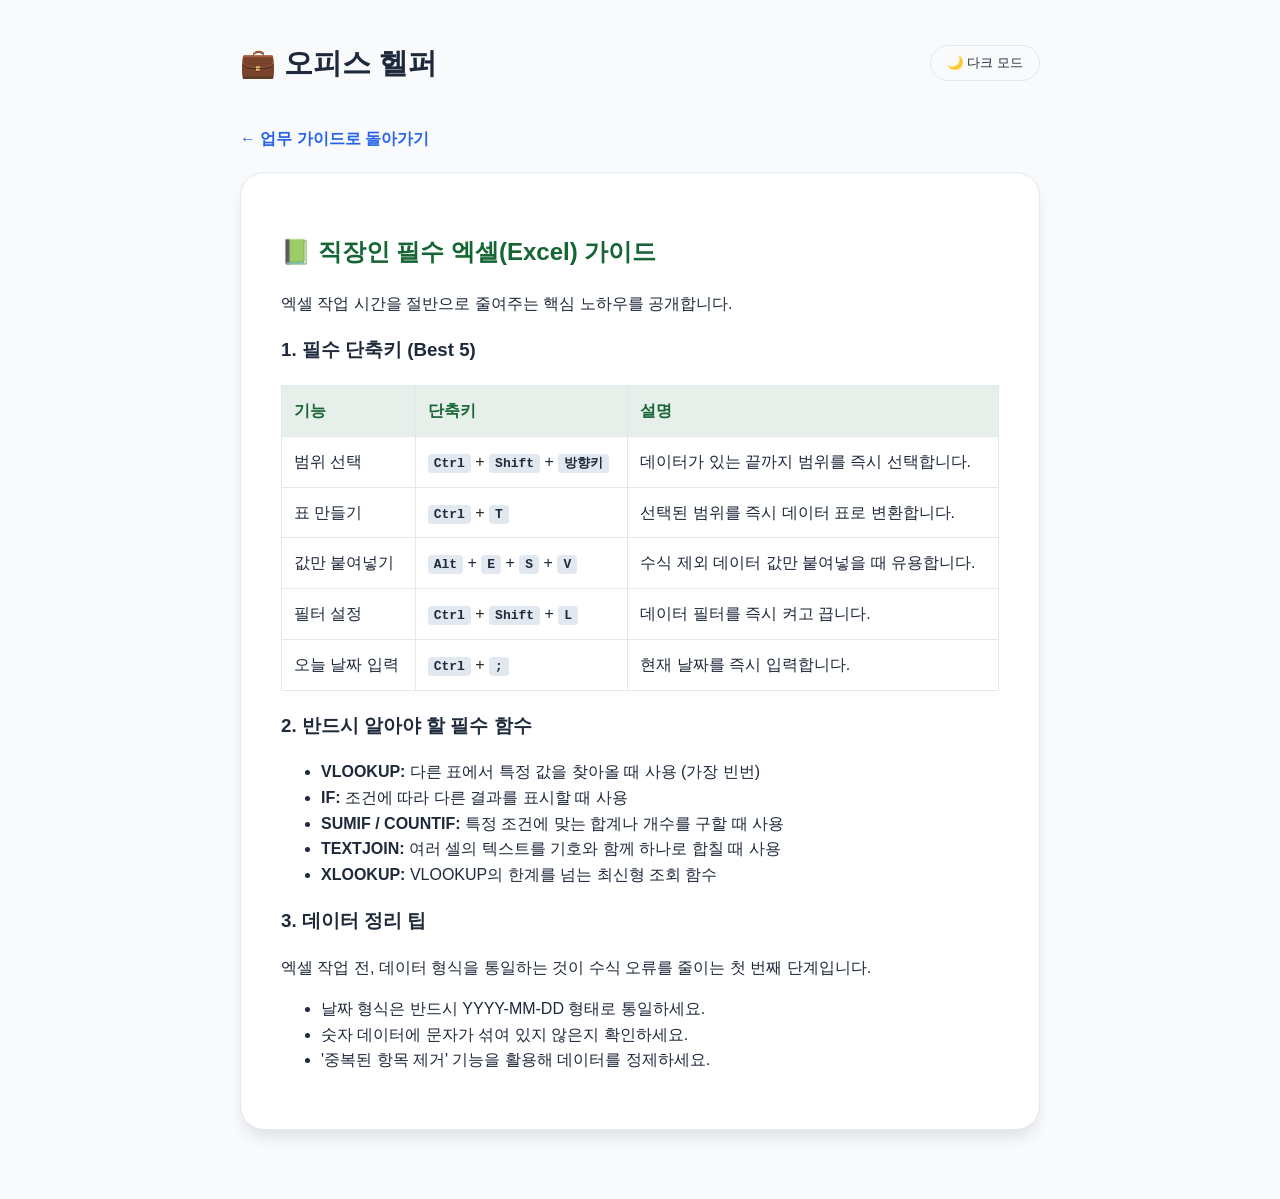
<file: excel.html>
<!doctype html>
<html lang="ko">
<head>
  <!-- Google tag (gtag.js) -->
  <script async src="https://www.googletagmanager.com/gtag/js?id=G-BDTTSJ1EDS"></script>
  <script>
    window.dataLayer = window.dataLayer || [];
    function gtag(){dataLayer.push(arguments);}
    gtag('js', new Date());

    gtag('config', 'G-BDTTSJ1EDS');
  </script>
  <script type="text/javascript">
    (function(c,l,a,r,i,t,y){
        c[a]=c[a]||function(){(c[a].q=c[a].q||[]).push(arguments)};
        t=l.createElement(r);t.async=1;t.src="https://www.clarity.ms/tag/"+i;
        y=l.getElementsByTagName(r)[0];y.parentNode.insertBefore(t,y);
    })(window, document, "clarity", "script", "vyh8ejfwgg");
  </script>
  <meta charset="UTF-8" />
  <meta name="viewport" content="width=device-width, initial-scale=1.0" />
  <title>엑셀 마스터 가이드 - 오피스 헬퍼</title>
  <link href='/style.css' rel='stylesheet'>
</head>
<body>
  <div class="container">
    <header>
      <a href="/" class="logo-link"><h1 class="logo">💼 오피스 헬퍼</h1></a>
      <button id="theme-toggle">🌙 다크 모드</button>
    </header>

    <main>
      <a href="/office.html" class="back-link">&larr; 업무 가이드로 돌아가기</a>
      
      <section class="page-card">
        <h2 style="color: var(--excel-color);">📗 직장인 필수 엑셀(Excel) 가이드</h2>
        <p>엑셀 작업 시간을 절반으로 줄여주는 핵심 노하우를 공개합니다.</p>

        <h3>1. 필수 단축키 (Best 5)</h3>
        <table class="excel-table">
          <thead>
            <tr>
              <th>기능</th>
              <th>단축키</th>
              <th>설명</th>
            </tr>
          </thead>
          <tbody>
            <tr>
              <td>범위 선택</td>
              <td><span class="shortcut-key">Ctrl</span> + <span class="shortcut-key">Shift</span> + <span class="shortcut-key">방향키</span></td>
              <td>데이터가 있는 끝까지 범위를 즉시 선택합니다.</td>
            </tr>
            <tr>
              <td>표 만들기</td>
              <td><span class="shortcut-key">Ctrl</span> + <span class="shortcut-key">T</span></td>
              <td>선택된 범위를 즉시 데이터 표로 변환합니다.</td>
            </tr>
            <tr>
              <td>값만 붙여넣기</td>
              <td><span class="shortcut-key">Alt</span> + <span class="shortcut-key">E</span> + <span class="shortcut-key">S</span> + <span class="shortcut-key">V</span></td>
              <td>수식 제외 데이터 값만 붙여넣을 때 유용합니다.</td>
            </tr>
            <tr>
              <td>필터 설정</td>
              <td><span class="shortcut-key">Ctrl</span> + <span class="shortcut-key">Shift</span> + <span class="shortcut-key">L</span></td>
              <td>데이터 필터를 즉시 켜고 끕니다.</td>
            </tr>
            <tr>
              <td>오늘 날짜 입력</td>
              <td><span class="shortcut-key">Ctrl</span> + <span class="shortcut-key">;</span></td>
              <td>현재 날짜를 즉시 입력합니다.</td>
            </tr>
          </tbody>
        </table>

        <h3>2. 반드시 알아야 할 필수 함수</h3>
        <div class="info-text" style="border-left-color: var(--excel-color);">
          <ul>
            <li><strong>VLOOKUP:</strong> 다른 표에서 특정 값을 찾아올 때 사용 (가장 빈번)</li>
            <li><strong>IF:</strong> 조건에 따라 다른 결과를 표시할 때 사용</li>
            <li><strong>SUMIF / COUNTIF:</strong> 특정 조건에 맞는 합계나 개수를 구할 때 사용</li>
            <li><strong>TEXTJOIN:</strong> 여러 셀의 텍스트를 기호와 함께 하나로 합칠 때 사용</li>
            <li><strong>XLOOKUP:</strong> VLOOKUP의 한계를 넘는 최신형 조회 함수</li>
          </ul>
        </div>

        <h3>3. 데이터 정리 팁</h3>
        <p>엑셀 작업 전, 데이터 형식을 통일하는 것이 수식 오류를 줄이는 첫 번째 단계입니다.</p>
        <ul>
          <li>날짜 형식은 반드시 YYYY-MM-DD 형태로 통일하세요.</li>
          <li>숫자 데이터에 문자가 섞여 있지 않은지 확인하세요.</li>
          <li>'중복된 항목 제거' 기능을 활용해 데이터를 정제하세요.</li>
        </ul>
      </section>
    </main>
  </div>
  <script defer type="text/javascript" src="/main.js"></script>
</body>
</html>
</file>
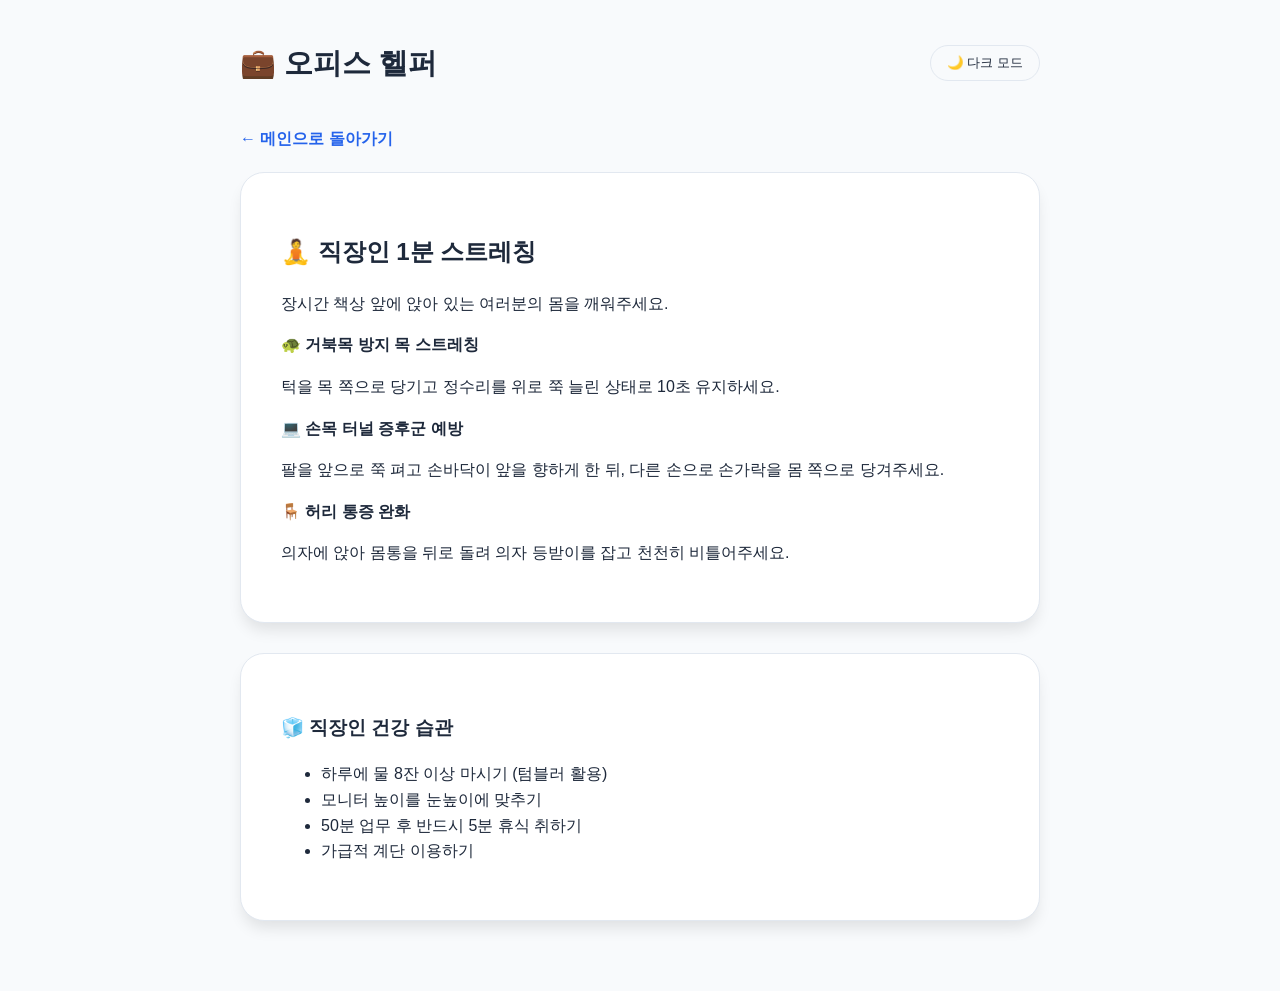
<file: health.html>
<!doctype html>
<html lang="ko">
<head>
  <!-- Google tag (gtag.js) -->
  <script async src="https://www.googletagmanager.com/gtag/js?id=G-BDTTSJ1EDS"></script>
  <script>
    window.dataLayer = window.dataLayer || [];
    function gtag(){dataLayer.push(arguments);}
    gtag('js', new Date());

    gtag('config', 'G-BDTTSJ1EDS');
  </script>
  <script type="text/javascript">
    (function(c,l,a,r,i,t,y){
        c[a]=c[a]||function(){(c[a].q=c[a].q||[]).push(arguments)};
        t=l.createElement(r);t.async=1;t.src="https://www.clarity.ms/tag/"+i;
        y=l.getElementsByTagName(r)[0];y.parentNode.insertBefore(t,y);
    })(window, document, "clarity", "script", "vyh8ejfwgg");
  </script>
  <meta charset="UTF-8" />
  <meta name="viewport" content="width=device-width, initial-scale=1.0" />
  <title>오피스 헬스 - 오피스 헬퍼</title>
  <link href='/style.css' rel='stylesheet'>
</head>
<body>
  <div class="container">
    <header>
      <a href="/" class="logo-link"><h1 class="logo">💼 오피스 헬퍼</h1></a>
      <button id="theme-toggle">🌙 다크 모드</button>
    </header>

    <main>
      <a href="/" class="back-link">&larr; 메인으로 돌아가기</a>
      
      <section class="page-card">
        <h2>🧘 직장인 1분 스트레칭</h2>
        <p>장시간 책상 앞에 앉아 있는 여러분의 몸을 깨워주세요.</p>
        
        <div class="stretch-guide">
          <div class="stretch-item">
            <strong>🐢 거북목 방지 목 스트레칭</strong>
            <p>턱을 목 쪽으로 당기고 정수리를 위로 쭉 늘린 상태로 10초 유지하세요.</p>
          </div>
          <div class="stretch-item">
            <strong>💻 손목 터널 증후군 예방</strong>
            <p>팔을 앞으로 쭉 펴고 손바닥이 앞을 향하게 한 뒤, 다른 손으로 손가락을 몸 쪽으로 당겨주세요.</p>
          </div>
          <div class="stretch-item">
            <strong>🪑 허리 통증 완화</strong>
            <p>의자에 앉아 몸통을 뒤로 돌려 의자 등받이를 잡고 천천히 비틀어주세요.</p>
          </div>
        </div>
      </section>

      <section class="page-card">
        <h3>🧊 직장인 건강 습관</h3>
        <ul>
          <li>하루에 물 8잔 이상 마시기 (텀블러 활용)</li>
          <li>모니터 높이를 눈높이에 맞추기</li>
          <li>50분 업무 후 반드시 5분 휴식 취하기</li>
          <li>가급적 계단 이용하기</li>
        </ul>
      </section>
    </main>
  </div>
  <script defer type="text/javascript" src="/main.js"></script>
</body>
</html>
</file>
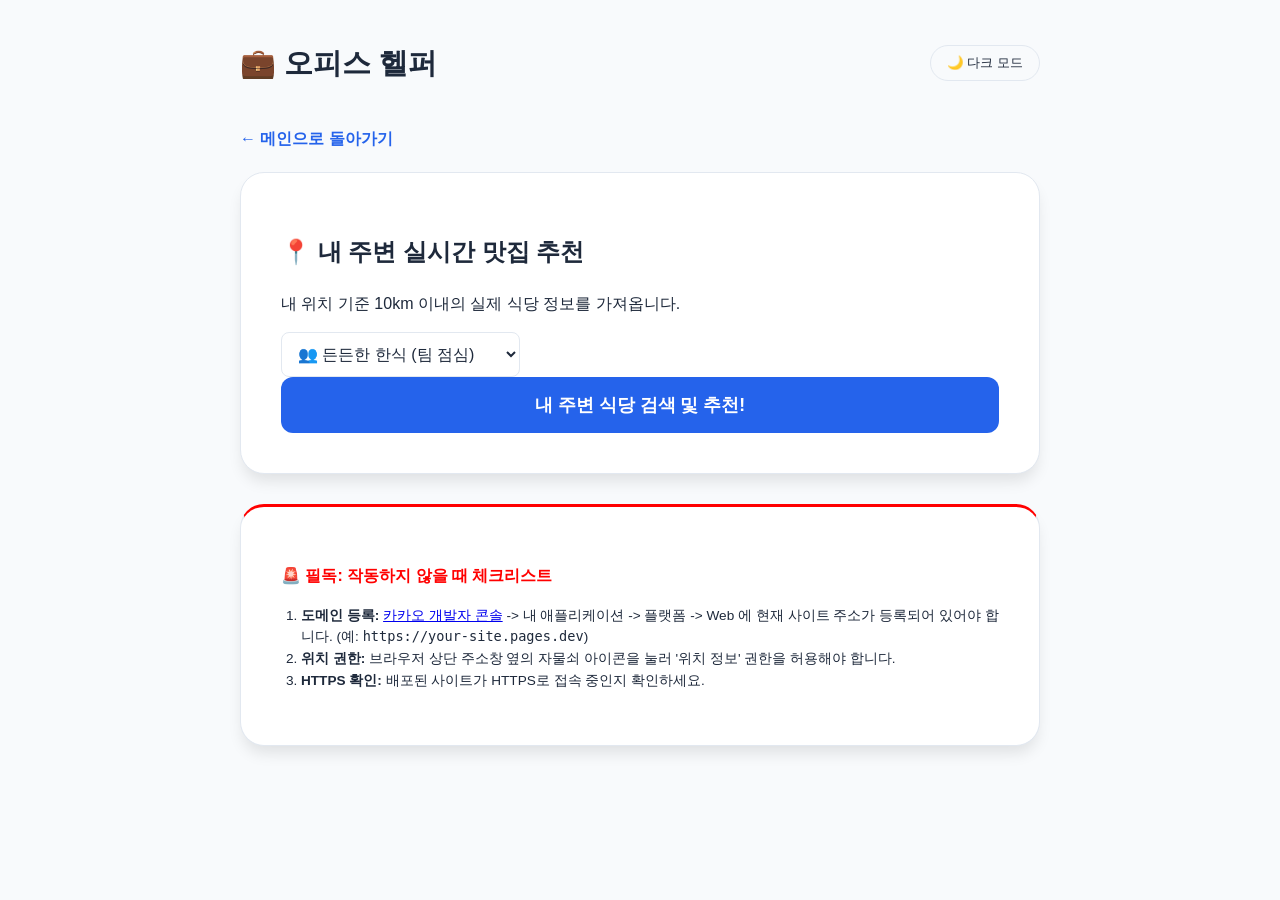
<file: lunch.html>
<!doctype html>
<html lang="ko">
<head>
  <!-- Google tag (gtag.js) -->
  <script async src="https://www.googletagmanager.com/gtag/js?id=G-BDTTSJ1EDS"></script>
  <script>
    window.dataLayer = window.dataLayer || [];
    function gtag(){dataLayer.push(arguments);}
    gtag('js', new Date());

    gtag('config', 'G-BDTTSJ1EDS');
  </script>
  <script type="text/javascript">
    (function(c,l,a,r,i,t,y){
        c[a]=c[a]||function(){(c[a].q=c[a].q||[]).push(arguments)};
        t=l.createElement(r);t.async=1;t.src="https://www.clarity.ms/tag/"+i;
        y=l.getElementsByTagName(r)[0];y.parentNode.insertBefore(t,y);
    })(window, document, "clarity", "script", "vyh8ejfwgg");
  </script>
  <meta charset="UTF-8" />
  <meta name="viewport" content="width=device-width, initial-scale=1.0" />
  <title>주변 맛집 추천 - 오피스 헬퍼</title>
  <link href='/style.css' rel='stylesheet'>
  <!-- 카카오맵 API (HTTPS 명시 및 libraries=services, autoload=false 추가) -->
  <script type="text/javascript" src="//dapi.kakao.com/v2/maps/sdk.js?appkey=c7b6757584bc5fffe4801af81647d0e3&libraries=services&autoload=false"></script>
</head>
<body>
  <div class="container">
    <header>
      <a href="/" class="logo-link"><h1 class="logo">💼 오피스 헬퍼</h1></a>
      <button id="theme-toggle">🌙 다크 모드</button>
    </header>

    <main>
      <a href="/" class="back-link">&larr; 메인으로 돌아가기</a>
      
      <section class="page-card">
        <h2>📍 내 주변 실시간 맛집 추천</h2>
        <p>내 위치 기준 10km 이내의 실제 식당 정보를 가져옵니다.</p>
        
        <div class="recommend-box">
          <select id="category-select" class="form-input">
            <option value="한식">👥 든든한 한식 (팀 점심)</option>
            <option value="분식">🏃 간단한 분식 (혼밥/신속)</option>
            <option value="일식">🍱 정갈한 일식</option>
            <option value="중식">🥢 빠른 중식</option>
            <option value="양식">🍝 분위기 양식</option>
            <option value="카페">☕ 카페 & 디저트</option>
          </select>
          
          <button id="recommend-btn" class="main-btn">내 주변 식당 검색 및 추천!</button>
          
          <div id="loading-spinner" style="display:none; margin: 15px 0; color: var(--accent-color); font-weight: bold;">위치 정보를 파악하고 식당을 찾는 중...</div>
          
          <!-- 추천 결과 영역 -->
          <div id="result-container" style="display:none; margin-top: 25px; text-align: left;">
            <div id="recommendation-display" style="font-size: 1.4rem; color: var(--accent-color); border-bottom: 2px solid var(--accent-color); padding-bottom: 10px; margin-bottom: 15px;">
              <!-- 식당 이름 -->
            </div>
            
            <div id="place-info" style="margin: 15px 0; font-size: 0.95rem; background: var(--bg-color); padding: 15px; border-radius: 8px;">
              <p style="margin: 5px 0;">📌 <strong>주소:</strong> <span id="place-address"></span></p>
              <p style="margin: 5px 0;">📞 <strong>전화:</strong> <span id="place-phone"></span></p>
              <p style="margin: 5px 0;">🍴 <strong>분류:</strong> <span id="place-category"></span></p>
            </div>

            <!-- 미니맵 영역 -->
            <div id="mini-map" style="width:100%; height:300px; border-radius: 12px; margin-bottom: 15px; border: 1px solid var(--border-color); background: #eee;"></div>
            
            <div id="map-link-container">
              <!-- 카카오맵 상세페이지 링크 -->
            </div>
          </div>
        </div>
      </section>

      <!-- 도메인 등록 확인 안내 -->
      <section class="page-card" style="font-size: 0.85rem; border-top: 3px solid #ff0000;">
        <h3 style="color: #ff0000;">🚨 필독: 작동하지 않을 때 체크리스트</h3>
        <ol style="padding-left: 20px;">
          <li><strong>도메인 등록:</strong> <a href="https://developers.kakao.com/console/app" target="_blank">카카오 개발자 콘솔</a> -> 내 애플리케이션 -> 플랫폼 -> Web 에 현재 사이트 주소가 등록되어 있어야 합니다. (예: <code>https://your-site.pages.dev</code>)</li>
          <li><strong>위치 권한:</strong> 브라우저 상단 주소창 옆의 자물쇠 아이콘을 눌러 '위치 정보' 권한을 허용해야 합니다.</li>
          <li><strong>HTTPS 확인:</strong> 배포된 사이트가 HTTPS로 접속 중인지 확인하세요.</li>
        </ol>
      </section>
    </main>
  </div>
  <script defer type="text/javascript" src="/main.js"></script>
</body>
</html>
</file>
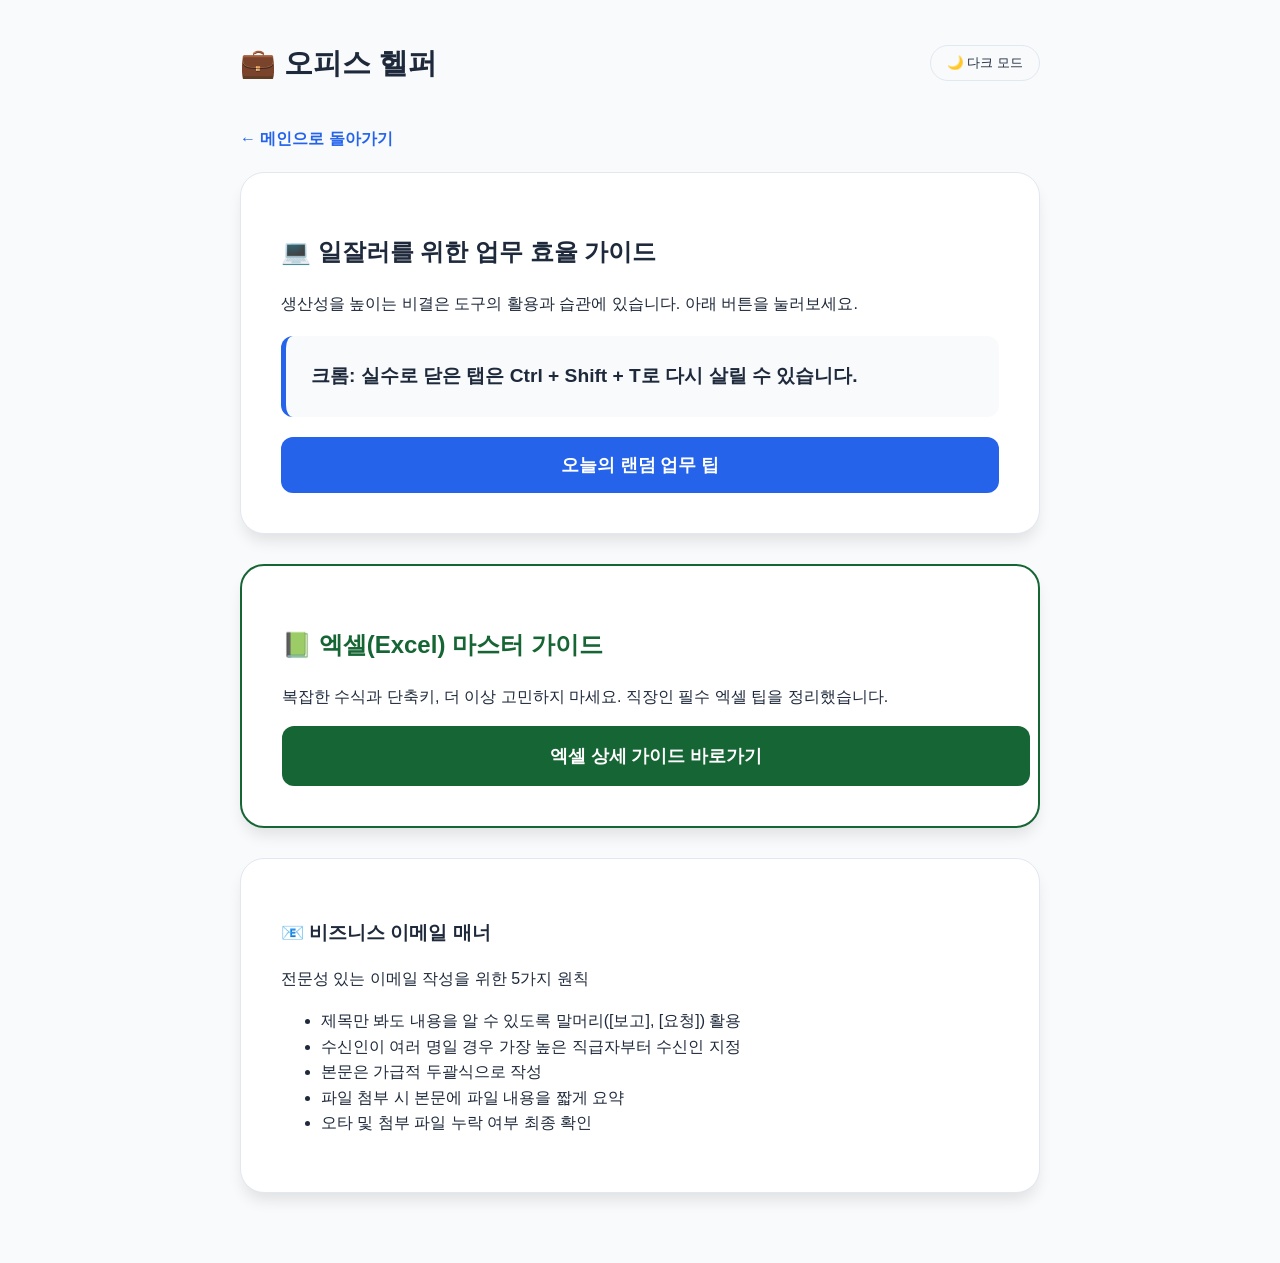
<file: office.html>
<!doctype html>
<html lang="ko">
<head>
  <!-- Google tag (gtag.js) -->
  <script async src="https://www.googletagmanager.com/gtag/js?id=G-BDTTSJ1EDS"></script>
  <script>
    window.dataLayer = window.dataLayer || [];
    function gtag(){dataLayer.push(arguments);}
    gtag('js', new Date());

    gtag('config', 'G-BDTTSJ1EDS');
  </script>
  <script type="text/javascript">
    (function(c,l,a,r,i,t,y){
        c[a]=c[a]||function(){(c[a].q=c[a].q||[]).push(arguments)};
        t=l.createElement(r);t.async=1;t.src="https://www.clarity.ms/tag/"+i;
        y=l.getElementsByTagName(r)[0];y.parentNode.insertBefore(t,y);
    })(window, document, "clarity", "script", "vyh8ejfwgg");
  </script>
  <meta charset="UTF-8" />
  <meta name="viewport" content="width=device-width, initial-scale=1.0" />
  <title>업무 효율 가이드 - 오피스 헬퍼</title>
  <link href='/style.css' rel='stylesheet'>
</head>
<body>
  <div class="container">
    <header>
      <a href="/" class="logo-link"><h1 class="logo">💼 오피스 헬퍼</h1></a>
      <button id="theme-toggle">🌙 다크 모드</button>
    </header>

    <main>
      <a href="/" class="back-link">&larr; 메인으로 돌아가기</a>
      
      <section class="page-card">
        <h2>💻 일잘러를 위한 업무 효율 가이드</h2>
        <p>생산성을 높이는 비결은 도구의 활용과 습관에 있습니다. 아래 버튼을 눌러보세요.</p>
        
        <div id="info-display">버튼을 클릭하여 랜덤 업무 꿀팁을 확인하세요!</div>
        <button id="hack-btn" class="main-btn">오늘의 랜덤 업무 팁</button>
      </section>

      <!-- 엑셀 가이드 진입점 -->
      <section class="page-card" style="border: 2px solid var(--excel-color);">
        <h2 style="color: var(--excel-color);">📗 엑셀(Excel) 마스터 가이드</h2>
        <p>복잡한 수식과 단축키, 더 이상 고민하지 마세요. 직장인 필수 엑셀 팁을 정리했습니다.</p>
        <a href="/excel.html" class="main-btn" style="background-color: var(--excel-color); text-decoration: none; display: block; text-align: center;">엑셀 상세 가이드 바로가기</a>
      </section>

      <section class="page-card">
        <h3>📧 비즈니스 이메일 매너</h3>
        <p>전문성 있는 이메일 작성을 위한 5가지 원칙</p>
        <ul>
          <li>제목만 봐도 내용을 알 수 있도록 말머리([보고], [요청]) 활용</li>
          <li>수신인이 여러 명일 경우 가장 높은 직급자부터 수신인 지정</li>
          <li>본문은 가급적 두괄식으로 작성</li>
          <li>파일 첨부 시 본문에 파일 내용을 짧게 요약</li>
          <li>오타 및 첨부 파일 누락 여부 최종 확인</li>
        </ul>
      </section>
    </main>
  </div>
  <script defer type="text/javascript" src="/main.js"></script>
</body>
</html>
</file>
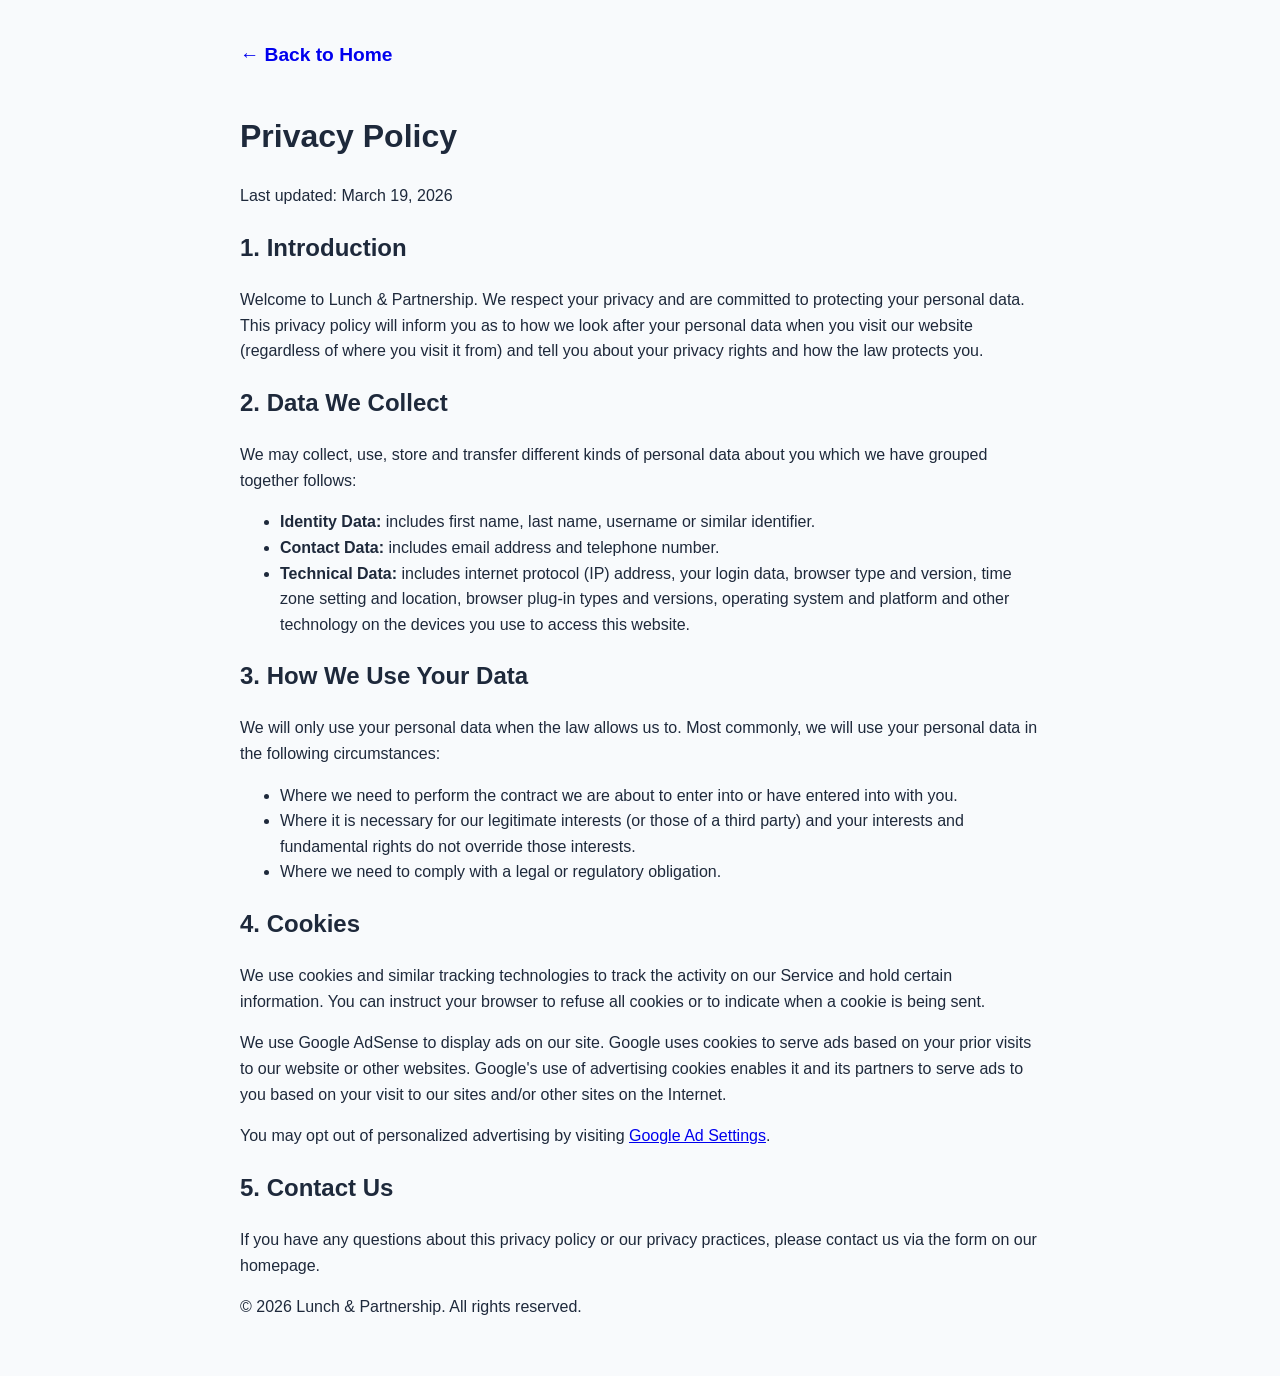
<file: privacy.html>
<!doctype html>
<html lang="en">
<head>
  <!-- Google tag (gtag.js) -->
  <script async src="https://www.googletagmanager.com/gtag/js?id=G-BDTTSJ1EDS"></script>
  <script>
    window.dataLayer = window.dataLayer || [];
    function gtag(){dataLayer.push(arguments);}
    gtag('js', new Date());

    gtag('config', 'G-BDTTSJ1EDS');
  </script>
  <script type="text/javascript">
    (function(c,l,a,r,i,t,y){
        c[a]=c[a]||function(){(c[a].q=c[a].q||[]).push(arguments)};
        t=l.createElement(r);t.async=1;t.src="https://www.clarity.ms/tag/"+i;
        y=l.getElementsByTagName(r)[0];y.parentNode.insertBefore(t,y);
    })(window, document, "clarity", "script", "vyh8ejfwgg");
  </script>
  <meta charset="UTF-8" />
  <meta name="viewport" content="width=device-width, initial-scale=1.0" />
  <title>Privacy Policy - Lunch & Partnership</title>
  <link href='/style.css' rel='stylesheet'>
</head>
<body>
  <div class="container">
    <header>
      <a href="/" style="text-decoration: none; font-weight: bold; font-size: 1.2rem;">&larr; Back to Home</a>
    </header>
    
    <main class="card" style="text-align: left;">
      <h1>Privacy Policy</h1>
      <p>Last updated: March 19, 2026</p>
      
      <h2>1. Introduction</h2>
      <p>Welcome to Lunch & Partnership. We respect your privacy and are committed to protecting your personal data. This privacy policy will inform you as to how we look after your personal data when you visit our website (regardless of where you visit it from) and tell you about your privacy rights and how the law protects you.</p>

      <h2>2. Data We Collect</h2>
      <p>We may collect, use, store and transfer different kinds of personal data about you which we have grouped together follows:</p>
      <ul>
        <li><strong>Identity Data:</strong> includes first name, last name, username or similar identifier.</li>
        <li><strong>Contact Data:</strong> includes email address and telephone number.</li>
        <li><strong>Technical Data:</strong> includes internet protocol (IP) address, your login data, browser type and version, time zone setting and location, browser plug-in types and versions, operating system and platform and other technology on the devices you use to access this website.</li>
      </ul>

      <h2>3. How We Use Your Data</h2>
      <p>We will only use your personal data when the law allows us to. Most commonly, we will use your personal data in the following circumstances:</p>
      <ul>
        <li>Where we need to perform the contract we are about to enter into or have entered into with you.</li>
        <li>Where it is necessary for our legitimate interests (or those of a third party) and your interests and fundamental rights do not override those interests.</li>
        <li>Where we need to comply with a legal or regulatory obligation.</li>
      </ul>

      <h2>4. Cookies</h2>
      <p>We use cookies and similar tracking technologies to track the activity on our Service and hold certain information. You can instruct your browser to refuse all cookies or to indicate when a cookie is being sent.</p>
      <p>We use Google AdSense to display ads on our site. Google uses cookies to serve ads based on your prior visits to our website or other websites. Google's use of advertising cookies enables it and its partners to serve ads to you based on your visit to our sites and/or other sites on the Internet.</p>
      <p>You may opt out of personalized advertising by visiting <a href="https://www.google.com/settings/ads" target="_blank">Google Ad Settings</a>.</p>

      <h2>5. Contact Us</h2>
      <p>If you have any questions about this privacy policy or our privacy practices, please contact us via the form on our homepage.</p>
    </main>

    <footer>
      <p>&copy; 2026 Lunch & Partnership. All rights reserved.</p>
    </footer>
  </div>
</body>
</html>
</file>
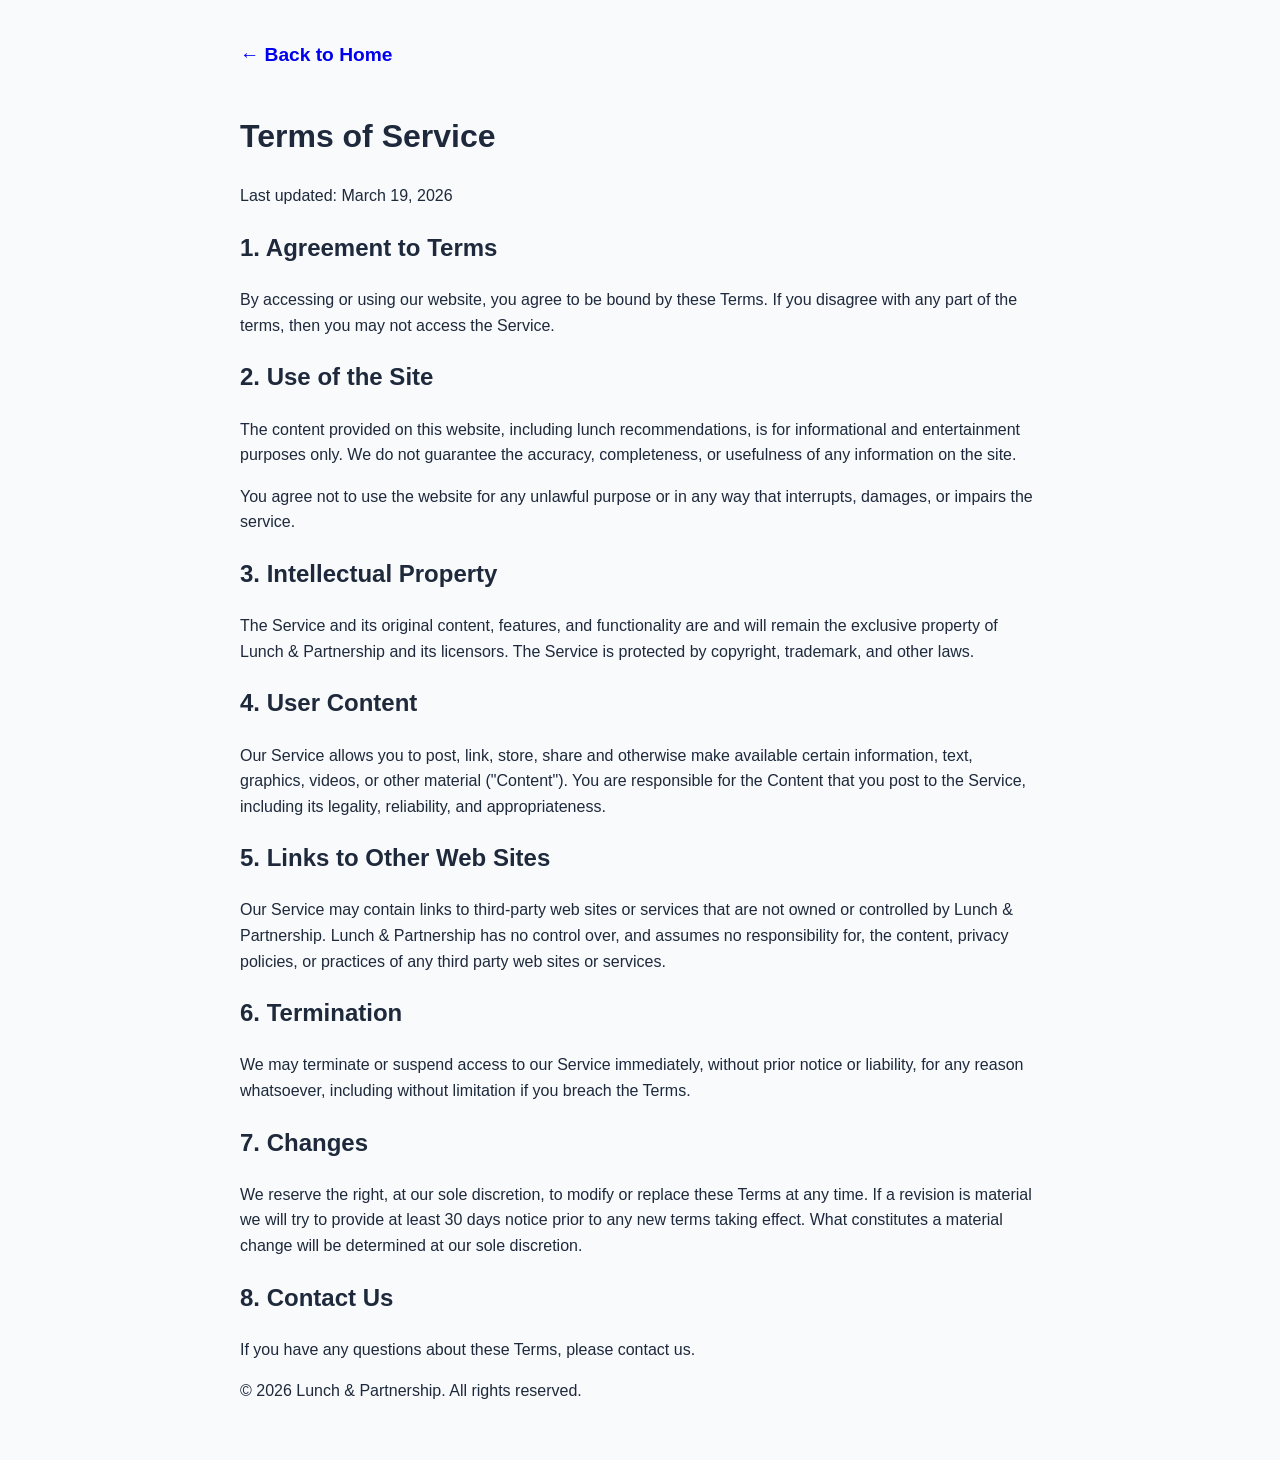
<file: terms.html>
<!doctype html>
<html lang="en">
<head>
  <!-- Google tag (gtag.js) -->
  <script async src="https://www.googletagmanager.com/gtag/js?id=G-BDTTSJ1EDS"></script>
  <script>
    window.dataLayer = window.dataLayer || [];
    function gtag(){dataLayer.push(arguments);}
    gtag('js', new Date());

    gtag('config', 'G-BDTTSJ1EDS');
  </script>
  <script type="text/javascript">
    (function(c,l,a,r,i,t,y){
        c[a]=c[a]||function(){(c[a].q=c[a].q||[]).push(arguments)};
        t=l.createElement(r);t.async=1;t.src="https://www.clarity.ms/tag/"+i;
        y=l.getElementsByTagName(r)[0];y.parentNode.insertBefore(t,y);
    })(window, document, "clarity", "script", "vyh8ejfwgg");
  </script>
  <meta charset="UTF-8" />
  <meta name="viewport" content="width=device-width, initial-scale=1.0" />
  <title>Terms of Service - Lunch & Partnership</title>
  <link href='/style.css' rel='stylesheet'>
</head>
<body>
  <div class="container">
    <header>
      <a href="/" style="text-decoration: none; font-weight: bold; font-size: 1.2rem;">&larr; Back to Home</a>
    </header>
    
    <main class="card" style="text-align: left;">
      <h1>Terms of Service</h1>
      <p>Last updated: March 19, 2026</p>
      
      <h2>1. Agreement to Terms</h2>
      <p>By accessing or using our website, you agree to be bound by these Terms. If you disagree with any part of the terms, then you may not access the Service.</p>

      <h2>2. Use of the Site</h2>
      <p>The content provided on this website, including lunch recommendations, is for informational and entertainment purposes only. We do not guarantee the accuracy, completeness, or usefulness of any information on the site.</p>
      <p>You agree not to use the website for any unlawful purpose or in any way that interrupts, damages, or impairs the service.</p>

      <h2>3. Intellectual Property</h2>
      <p>The Service and its original content, features, and functionality are and will remain the exclusive property of Lunch & Partnership and its licensors. The Service is protected by copyright, trademark, and other laws.</p>

      <h2>4. User Content</h2>
      <p>Our Service allows you to post, link, store, share and otherwise make available certain information, text, graphics, videos, or other material ("Content"). You are responsible for the Content that you post to the Service, including its legality, reliability, and appropriateness.</p>

      <h2>5. Links to Other Web Sites</h2>
      <p>Our Service may contain links to third-party web sites or services that are not owned or controlled by Lunch & Partnership. Lunch & Partnership has no control over, and assumes no responsibility for, the content, privacy policies, or practices of any third party web sites or services.</p>

      <h2>6. Termination</h2>
      <p>We may terminate or suspend access to our Service immediately, without prior notice or liability, for any reason whatsoever, including without limitation if you breach the Terms.</p>

      <h2>7. Changes</h2>
      <p>We reserve the right, at our sole discretion, to modify or replace these Terms at any time. If a revision is material we will try to provide at least 30 days notice prior to any new terms taking effect. What constitutes a material change will be determined at our sole discretion.</p>

      <h2>8. Contact Us</h2>
      <p>If you have any questions about these Terms, please contact us.</p>
    </main>

    <footer>
      <p>&copy; 2026 Lunch & Partnership. All rights reserved.</p>
    </footer>
  </div>
</body>
</html>
</file>
<file: style.css>
:root {
  --bg-color: #f8fafc;
  --card-bg: #ffffff;
  --text-color: #1e293b;
  --accent-color: #2563eb;
  --accent-hover: #1d4ed8;
  --border-color: #e2e8f0;
  --input-bg: #ffffff;
  --shadow: 0 10px 15px -3px rgb(0 0 0 / 0.1);
  --excel-color: #166534;
}

[data-theme="dark"] {
  --bg-color: #0f172a;
  --card-bg: #1e293b;
  --text-color: #f1f5f9;
  --accent-color: #38bdf8;
  --accent-hover: #7dd3fc;
  --border-color: #334155;
  --input-bg: #0f172a;
}

body {
  background-color: var(--bg-color);
  color: var(--text-color);
  font-family: 'Pretendard', sans-serif;
  margin: 0;
  padding: 0;
  transition: all 0.3s ease;
  line-height: 1.6;
}

.container {
  max-width: 800px;
  margin: 0 auto;
  padding: 40px 20px;
}

header {
  display: flex;
  justify-content: space-between;
  align-items: center;
  margin-bottom: 40px;
}

.logo-link { text-decoration: none; color: inherit; }
.logo { font-size: 1.8rem; font-weight: 800; margin: 0; }

/* 카테고리 그리드 */
.category-grid {
  display: grid;
  grid-template-columns: repeat(auto-fit, minmax(280px, 1fr));
  gap: 20px;
  margin-top: 30px;
}

.category-card {
  background-color: var(--card-bg);
  padding: 30px;
  border-radius: 20px;
  text-decoration: none;
  color: inherit;
  border: 1px solid var(--border-color);
  box-shadow: var(--shadow);
  transition: all 0.3s ease;
  display: flex;
  flex-direction: column;
  align-items: center;
  text-align: center;
}

.category-card:hover {
  transform: translateY(-10px);
  border-color: var(--accent-color);
}

.category-card .icon { font-size: 3rem; margin-bottom: 15px; }
.category-card h3 { margin: 0 0 10px 0; font-size: 1.4rem; }
.category-card p { margin: 0; font-size: 0.95rem; opacity: 0.8; }

/* 상세 페이지 공통 */
.page-card {
  background-color: var(--card-bg);
  padding: 40px;
  border-radius: 24px;
  box-shadow: var(--shadow);
  border: 1px solid var(--border-color);
  margin-bottom: 30px;
}

.back-link {
  display: inline-block;
  margin-bottom: 20px;
  text-decoration: none;
  color: var(--accent-color);
  font-weight: 600;
}

/* 엑셀 전용 스타일 */
.excel-table {
  width: 100%;
  border-collapse: collapse;
  margin: 20px 0;
}
.excel-table th, .excel-table td {
  padding: 12px;
  border: 1px solid var(--border-color);
  text-align: left;
}
.excel-table th { background-color: rgba(22, 101, 52, 0.1); color: var(--excel-color); }
.shortcut-key {
  background: #e2e8f0;
  padding: 2px 6px;
  border-radius: 4px;
  font-family: monospace;
  font-weight: bold;
}

.main-btn {
  background-color: var(--accent-color);
  color: white;
  border: none;
  padding: 16px;
  border-radius: 12px;
  cursor: pointer;
  font-size: 1.1rem;
  font-weight: 700;
  width: 100%;
  transition: all 0.2s;
}

.main-footer {
  margin-top: 60px;
  text-align: center;
  padding: 40px 0;
  opacity: 0.6;
  font-size: 0.9rem;
}
.footer-links a { margin: 0 10px; text-decoration: none; color: inherit; font-weight: 600; }

#theme-toggle {
  background: none;
  border: 1px solid var(--border-color);
  color: var(--text-color);
  padding: 8px 16px;
  border-radius: 20px;
  cursor: pointer;
}

#recommendation-display, #info-display {
  padding: 25px;
  margin: 20px 0;
  background-color: var(--bg-color);
  border-radius: 12px;
  border-left: 5px solid var(--accent-color);
  font-size: 1.2rem;
  font-weight: 600;
}

.map-btn {
  display: block;
  background-color: #fee500;
  color: #191919;
  text-decoration: none;
  padding: 14px;
  border-radius: 12px;
  font-weight: 700;
  text-align: center;
  margin-top: 15px;
}

/* 자산 관리 전용 스타일 */
.asset-form {
  display: flex;
  flex-direction: column;
  gap: 15px;
  margin-bottom: 30px;
}

.form-group {
  display: flex;
  flex-direction: column;
  gap: 5px;
}

.form-group label {
  font-weight: 600;
  font-size: 0.9rem;
  opacity: 0.9;
}

.form-input {
  padding: 12px;
  border-radius: 8px;
  border: 1px solid var(--border-color);
  background-color: var(--input-bg);
  color: var(--text-color);
  font-size: 1rem;
}

.asset-summary {
  display: grid;
  grid-template-columns: repeat(auto-fit, minmax(150px, 1fr));
  gap: 15px;
  margin-bottom: 30px;
}

.summary-item {
  background-color: var(--bg-color);
  padding: 20px;
  border-radius: 12px;
  text-align: center;
  border: 1px solid var(--border-color);
}

.summary-item .label {
  font-size: 0.85rem;
  opacity: 0.7;
  display: block;
  margin-bottom: 5px;
}

.summary-item .value {
  font-size: 1.2rem;
  font-weight: 700;
  color: var(--accent-color);
}

.asset-list-section {
  margin-top: 20px;
}

.asset-type-header {
  margin: 25px 0 10px 0;
  padding-bottom: 5px;
  border-bottom: 2px solid var(--accent-color);
  font-size: 1.1rem;
}

.asset-table {
  width: 100%;
  border-collapse: collapse;
}

.asset-table th, .asset-table td {
  padding: 12px;
  text-align: left;
  border-bottom: 1px solid var(--border-color);
}

.asset-table .amount {
  text-align: right;
  font-weight: 600;
}

.delete-btn, .delete-schedule-btn {
  background: none;
  border: none;
  color: #ef4444;
  cursor: pointer;
  font-size: 0.8rem;
  padding: 5px;
  opacity: 0.6;
  transition: opacity 0.2s;
}

.delete-btn:hover, .delete-schedule-btn:hover { opacity: 1; }

.total-balance-card {
  background-color: var(--accent-color);
  color: white;
  padding: 30px;
  border-radius: 16px;
  text-align: center;
  margin-bottom: 30px;
}

.total-balance-card .label { opacity: 0.9; font-size: 1rem; }
.total-balance-card .value { font-size: 2.2rem; font-weight: 800; margin-top: 5px; }
</file>
